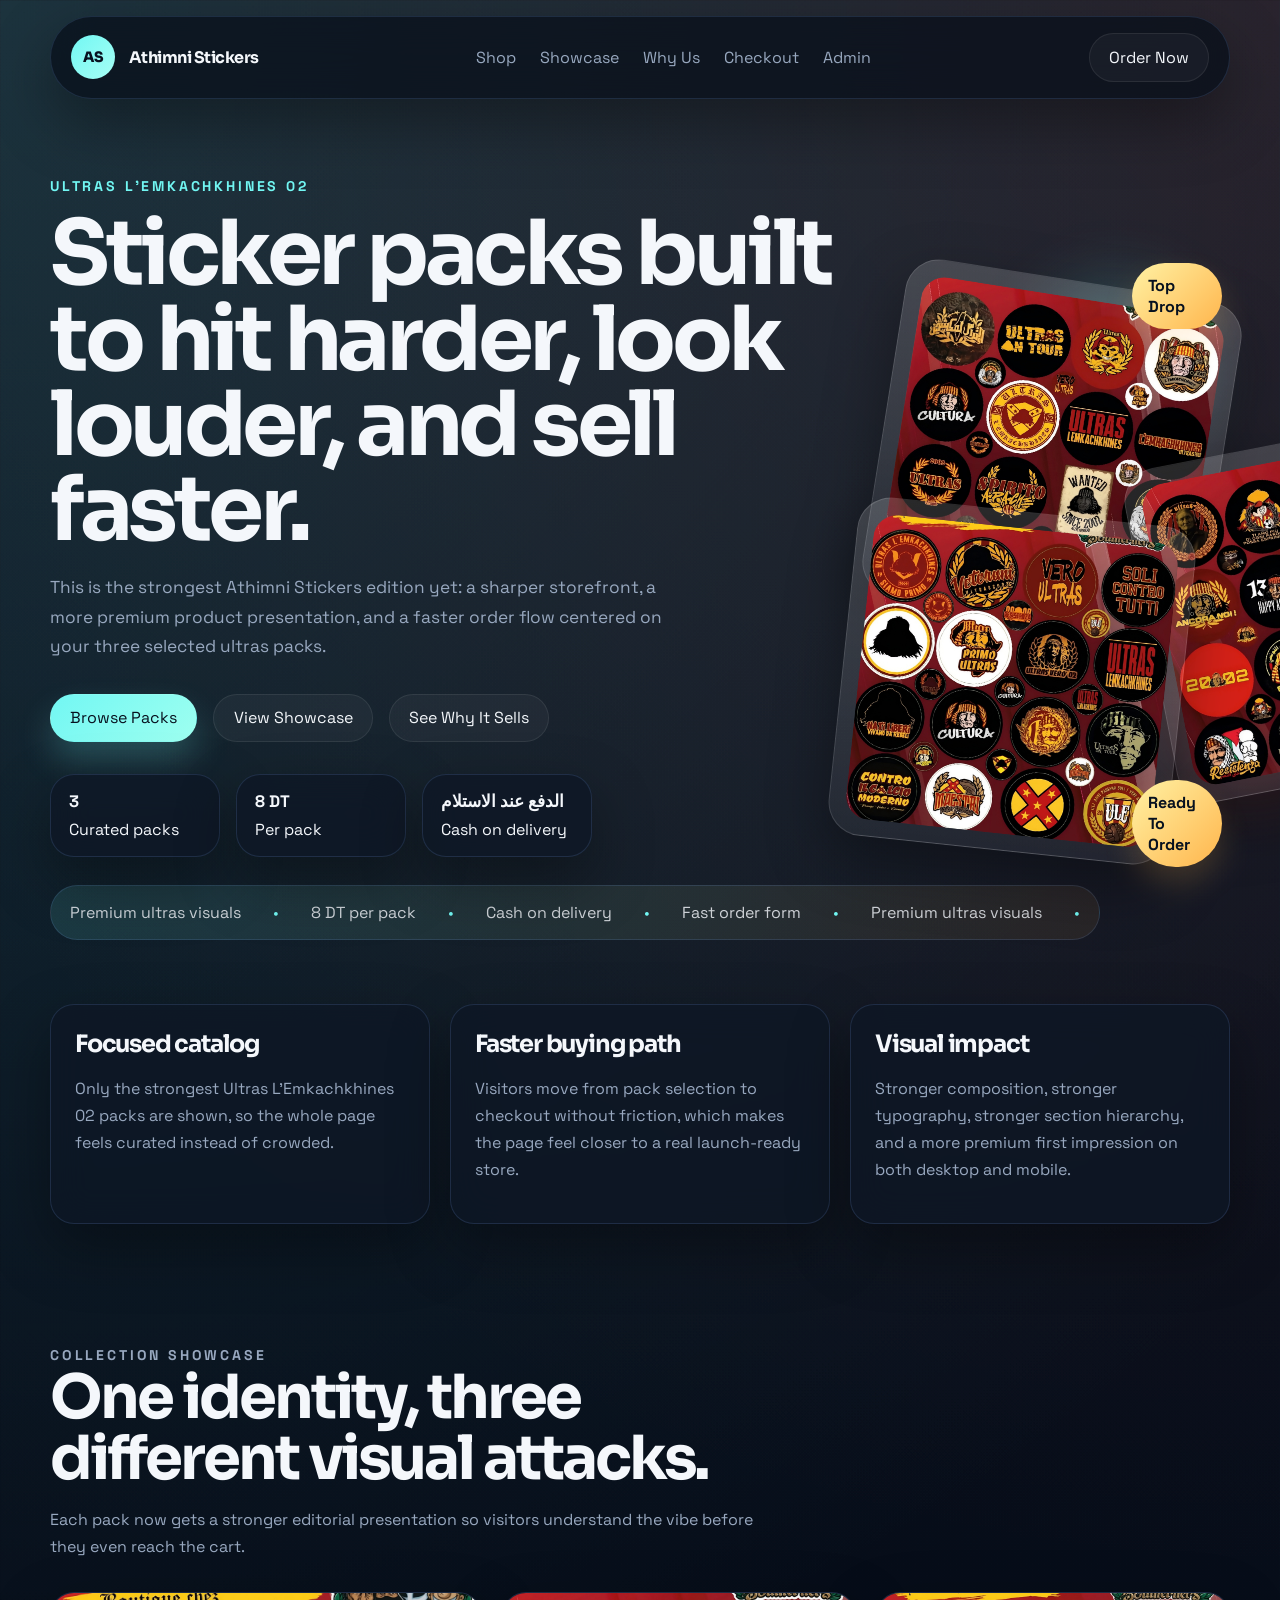
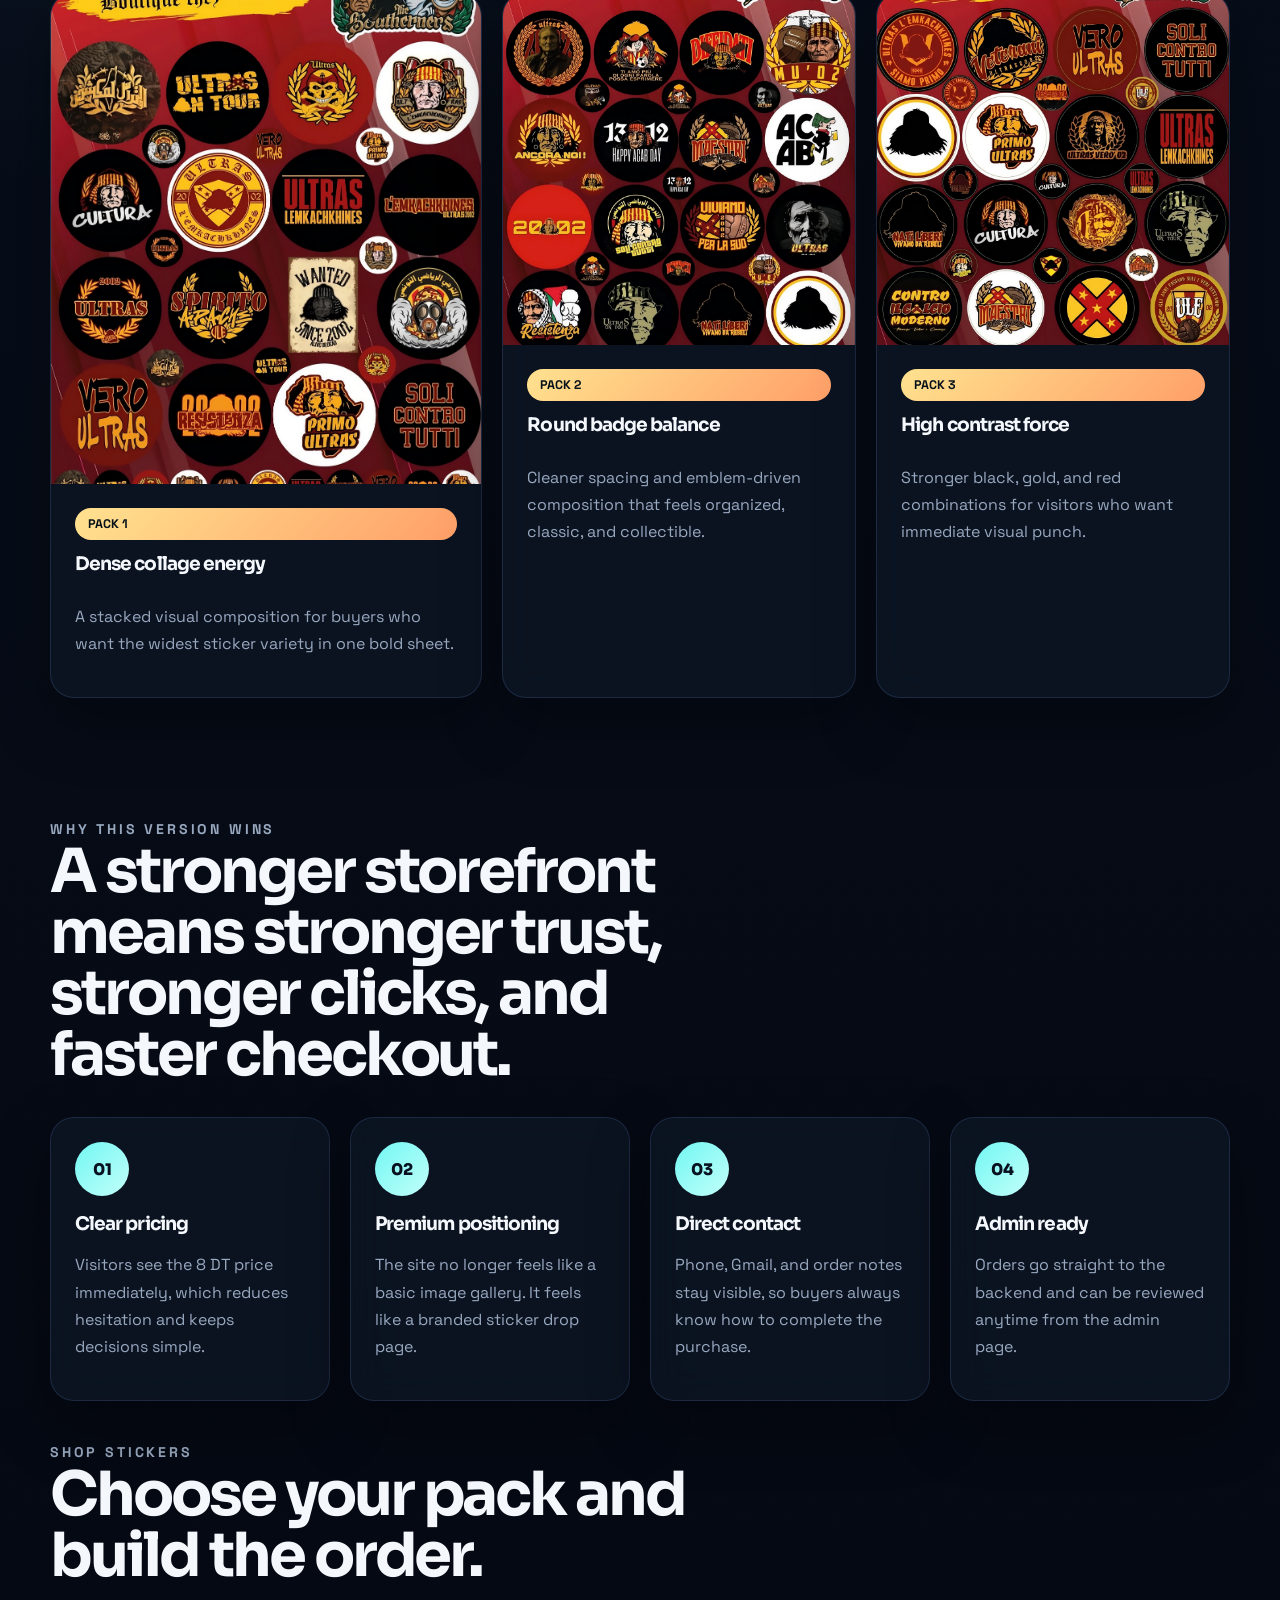
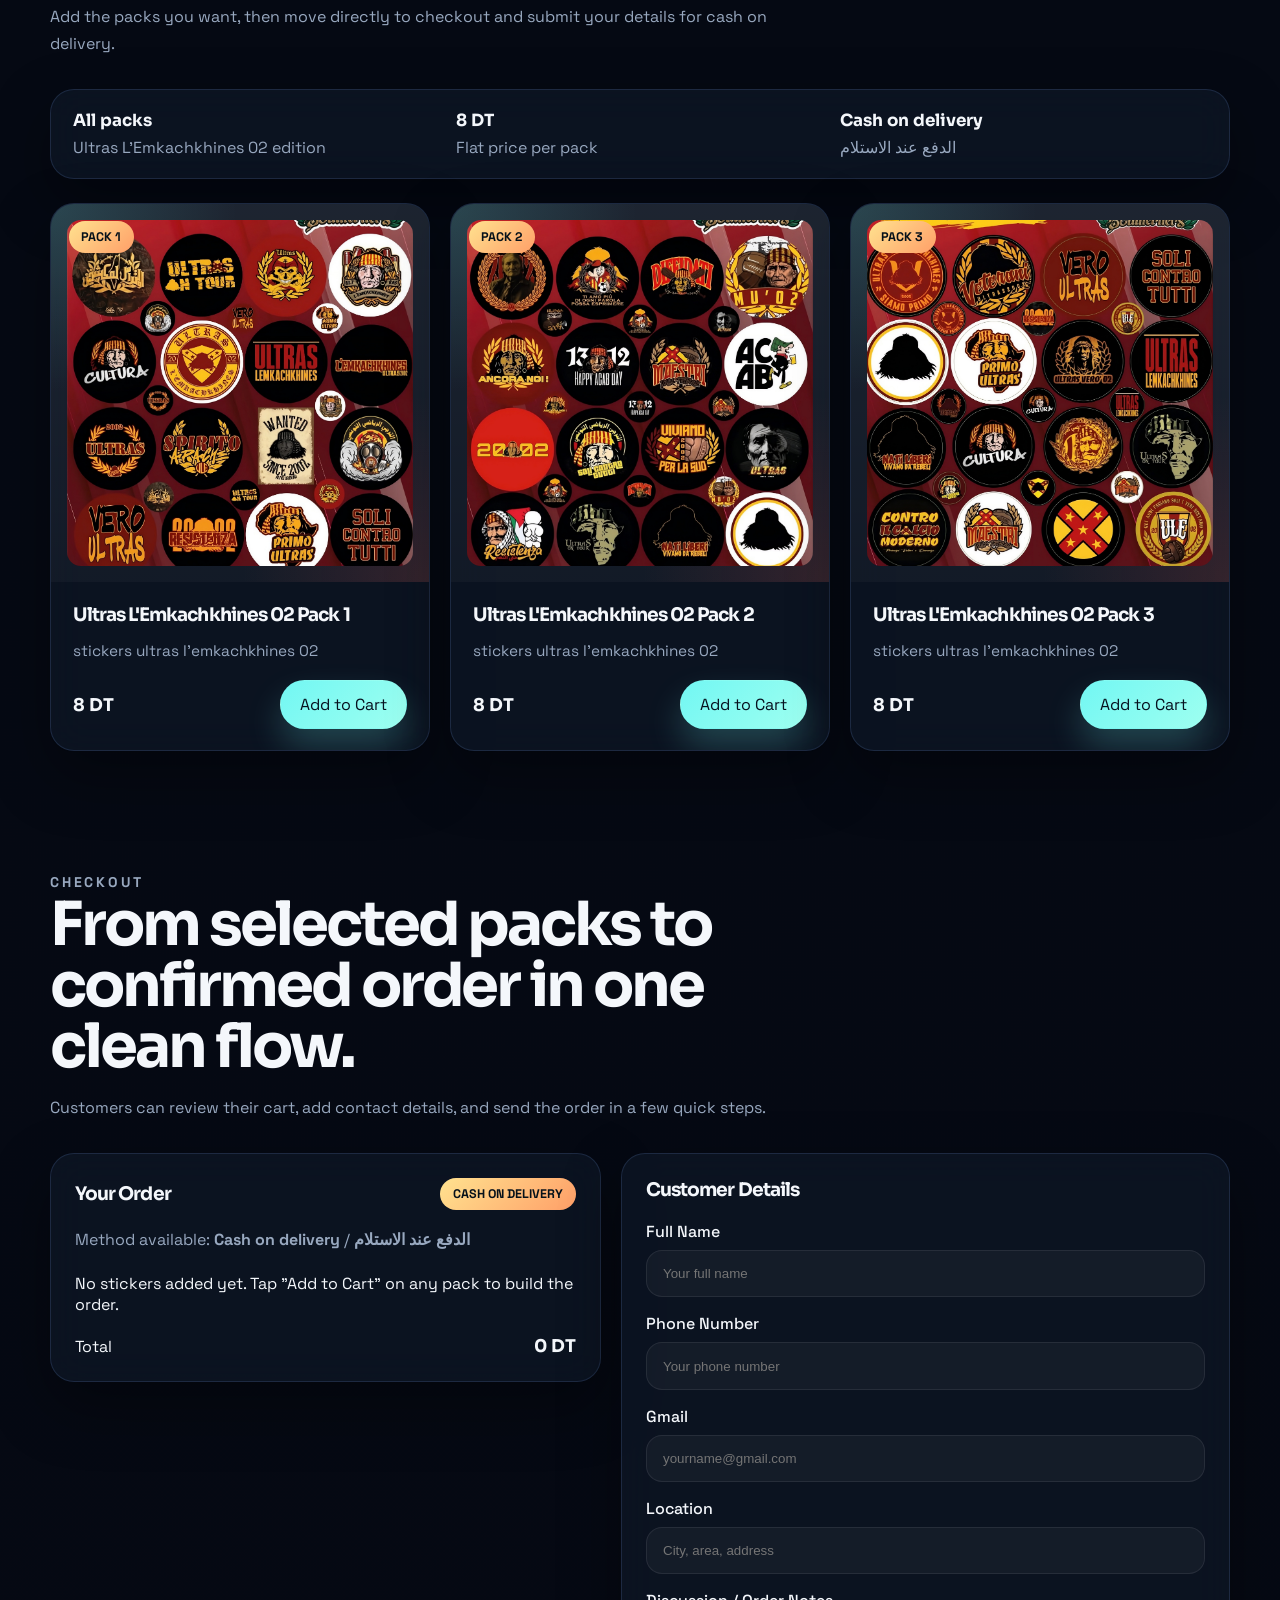
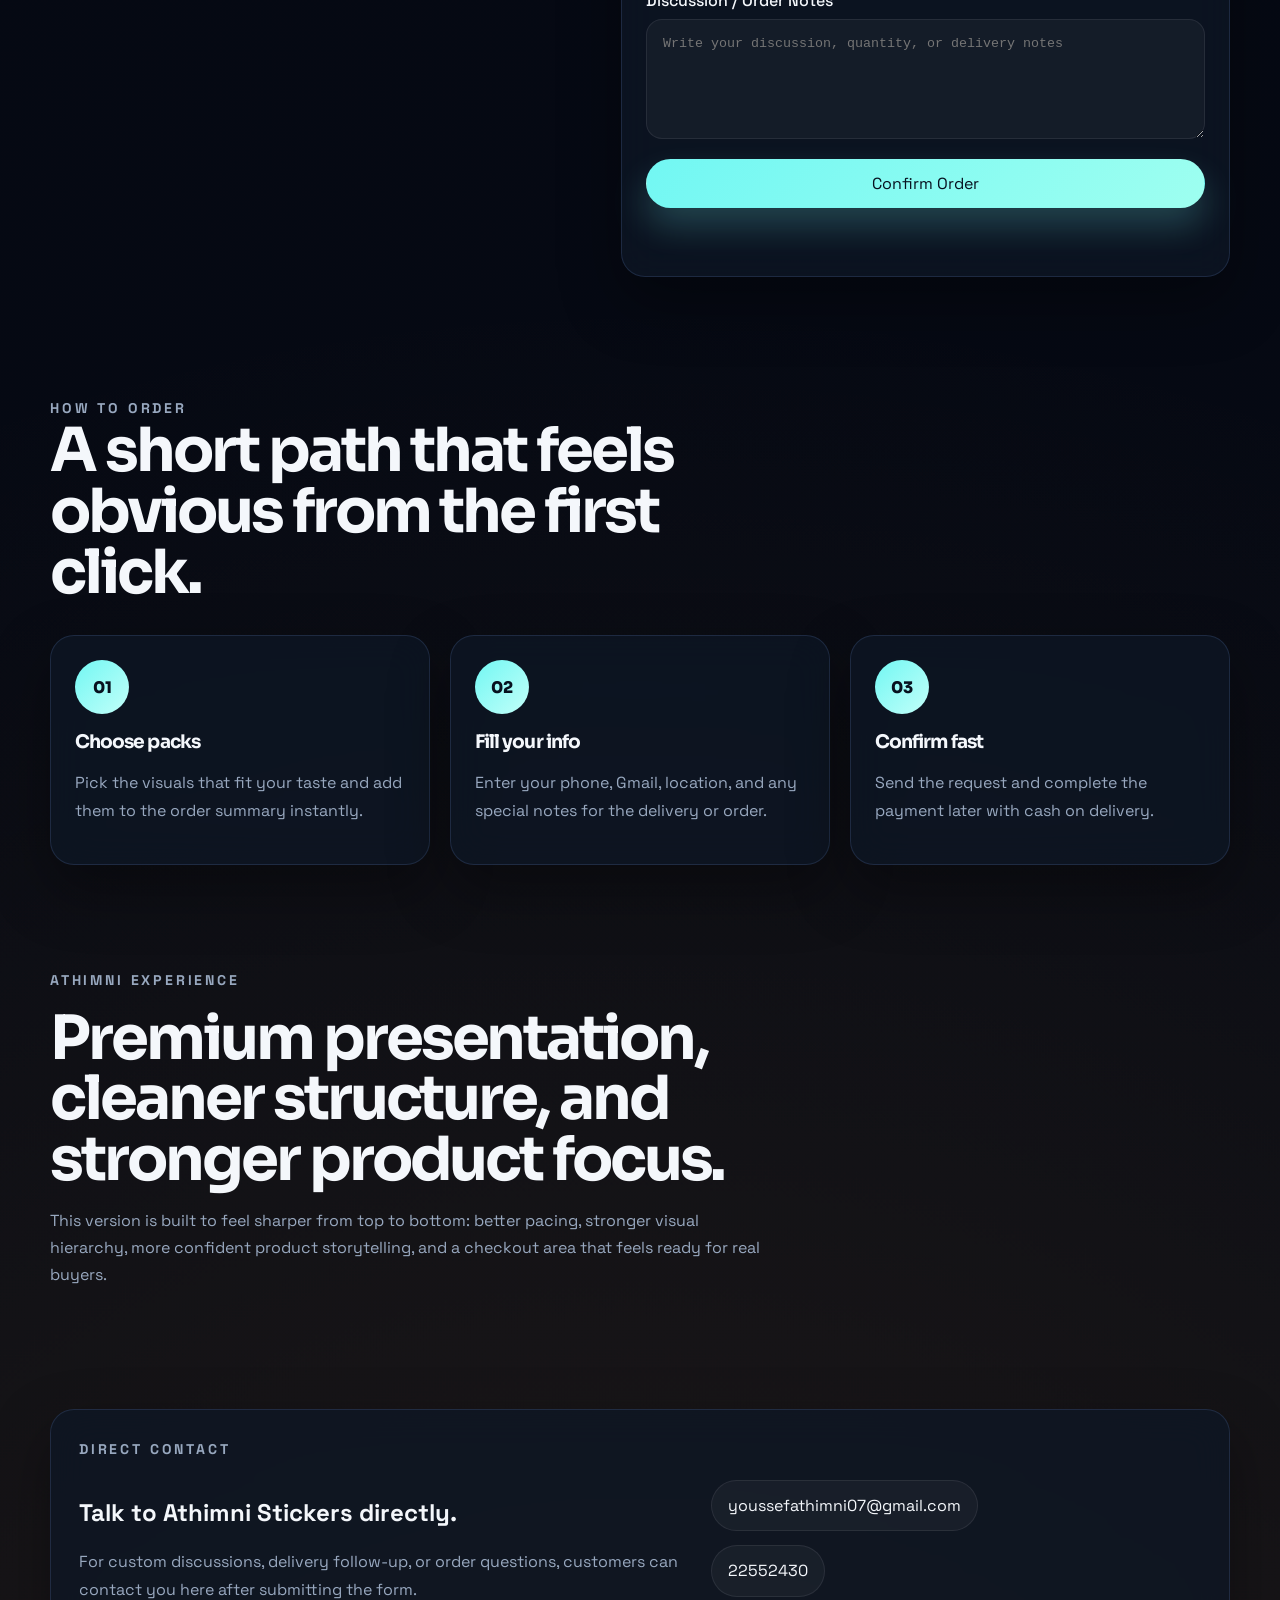
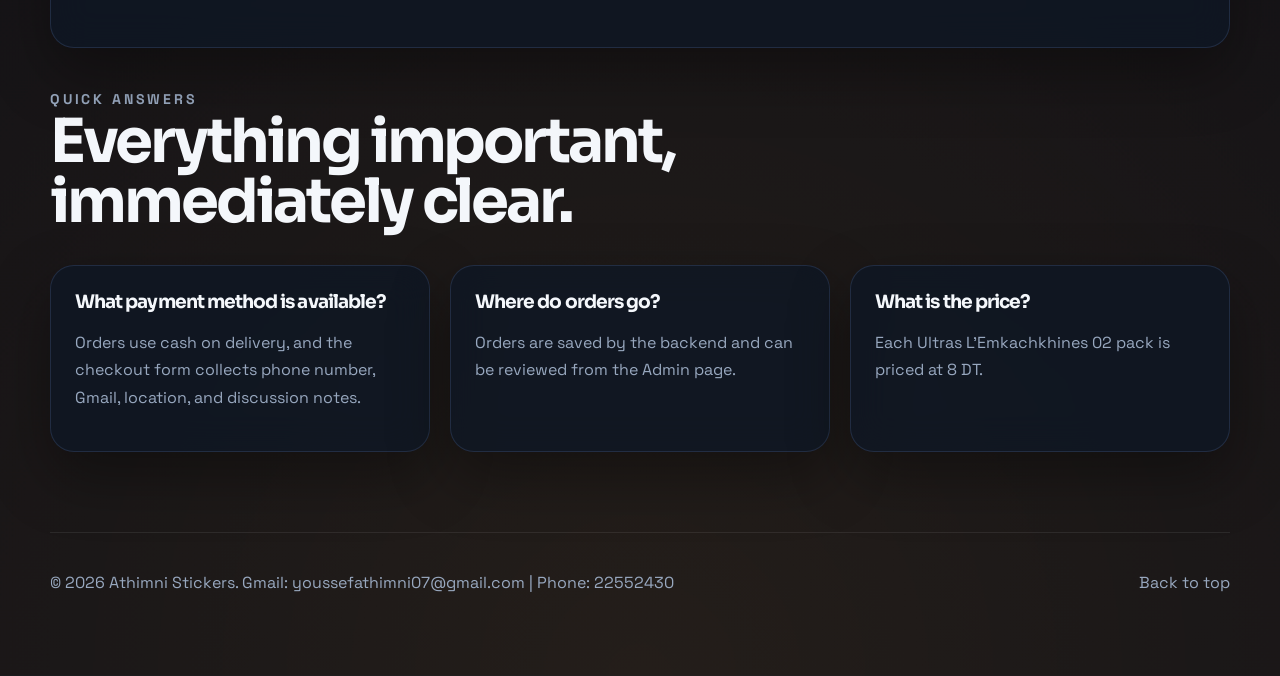
<file: index.html>
<!DOCTYPE html>
<html lang="en">
  <head>
    <meta charset="UTF-8" />
    <meta name="viewport" content="width=device-width, initial-scale=1.0" />
    <title>Athimni Stickers | Ultras L'Emkachkhines 02</title>
    <meta
      name="description"
      content="Athimni Stickers presents Ultras L'Emkachkhines 02 sticker packs in a premium storefront with bold visuals, 8 DT pricing, and cash on delivery."
    />
    <meta
      name="keywords"
      content="Athimni Stickers, ultras stickers, L'Emkachkhines 02, boutique stickers, sticker packs"
    />
    <meta name="theme-color" content="#0a1220" />
    <meta property="og:title" content="Athimni Stickers" />
    <meta
      property="og:description"
      content="Shop Ultras L'Emkachkhines 02 sticker packs for 8 DT and place your order with cash on delivery."
    />
    <meta property="og:type" content="website" />
    <meta property="og:image" content="images/sticker-1.jpeg" />
    <link rel="preconnect" href="https://fonts.googleapis.com" />
    <link rel="preconnect" href="https://fonts.gstatic.com" crossorigin />
    <link
      href="https://fonts.googleapis.com/css2?family=Space+Grotesk:wght@400;500;700&family=Sora:wght@400;600;700;800&display=swap"
      rel="stylesheet"
    />
    <link rel="stylesheet" href="style.css" />
  </head>
  <body>
    <div class="page-noise" aria-hidden="true"></div>
    <div class="page-shell">
      <header class="topbar">
        <a class="brand" href="#home" aria-label="Athimni Stickers home">
          <span class="brand-mark">AS</span>
          <span>Athimni Stickers</span>
        </a>

        <nav class="topnav" aria-label="Primary navigation">
          <a href="#shop">Shop</a>
          <a href="#showcase">Showcase</a>
          <a href="#proof">Why Us</a>
          <a href="#checkout">Checkout</a>
          <a href="admin.html">Admin</a>
        </nav>

        <a class="button button-ghost" href="#checkout">Order Now</a>
      </header>

      <main id="home">
        <section class="hero">
          <div class="hero-copy">
            <p class="eyebrow">Ultras L'Emkachkhines 02</p>
            <h1>Sticker packs built to hit harder, look louder, and sell faster.</h1>
            <p class="hero-text">
              This is the strongest Athimni Stickers edition yet: a sharper storefront, a more premium product presentation, and a faster order flow centered on your three selected ultras packs.
            </p>

            <div class="hero-actions">
              <a class="button button-primary" href="#shop">Browse Packs</a>
              <a class="button button-secondary" href="#showcase">View Showcase</a>
              <a class="button button-secondary" href="#proof">See Why It Sells</a>
            </div>

            <ul class="hero-stats" aria-label="Store highlights">
              <li>
                <strong id="product-count">0</strong>
                <span>Curated packs</span>
              </li>
              <li>
                <strong>8 DT</strong>
                <span>Per pack</span>
              </li>
              <li>
                <strong>الدفع عند الاستلام</strong>
                <span>Cash on delivery</span>
              </li>
            </ul>

            <div class="hero-marquee" aria-label="Store highlights tape">
              <span>Premium ultras visuals</span>
              <span>8 DT per pack</span>
              <span>Cash on delivery</span>
              <span>Fast order form</span>
              <span>Premium ultras visuals</span>
            </div>
          </div>

          <div class="hero-visual" aria-hidden="true">
            <div class="hero-glow hero-glow-one"></div>
            <div class="hero-glow hero-glow-two"></div>
            <div class="hero-card hero-card-front">
              <img src="images/sticker-1.jpeg" alt="" />
            </div>
            <div class="hero-card hero-card-middle">
              <img src="images/sticker-2.jpeg" alt="" />
            </div>
            <div class="hero-card hero-card-back">
              <img src="images/sticker-3.jpeg" alt="" />
            </div>
            <div class="hero-badge hero-badge-top">Top Drop</div>
            <div class="hero-badge hero-badge-bottom">Ready To Order</div>
          </div>
        </section>

        <section class="feature-strip" aria-label="Brand promises">
          <article>
            <h2>Focused catalog</h2>
            <p>Only the strongest Ultras L'Emkachkhines 02 packs are shown, so the whole page feels curated instead of crowded.</p>
          </article>
          <article>
            <h2>Faster buying path</h2>
            <p>Visitors move from pack selection to checkout without friction, which makes the page feel closer to a real launch-ready store.</p>
          </article>
          <article>
            <h2>Visual impact</h2>
            <p>Stronger composition, stronger typography, stronger section hierarchy, and a more premium first impression on both desktop and mobile.</p>
          </article>
        </section>

        <section class="showcase-section" id="showcase">
          <div class="section-heading">
            <p class="eyebrow">Collection Showcase</p>
            <h2>One identity, three different visual attacks.</h2>
            <p>
              Each pack now gets a stronger editorial presentation so visitors understand the vibe before they even reach the cart.
            </p>
          </div>

          <div class="showcase-grid">
            <article class="showcase-card showcase-large">
              <img src="images/sticker-1.jpeg" alt="Ultras L'Emkachkhines 02 sticker pack 1" />
              <div class="showcase-copy">
                <span class="summary-pill">Pack 1</span>
                <h3>Dense collage energy</h3>
                <p>A stacked visual composition for buyers who want the widest sticker variety in one bold sheet.</p>
              </div>
            </article>

            <article class="showcase-card">
              <img src="images/sticker-2.jpeg" alt="Ultras L'Emkachkhines 02 sticker pack 2" />
              <div class="showcase-copy">
                <span class="summary-pill">Pack 2</span>
                <h3>Round badge balance</h3>
                <p>Cleaner spacing and emblem-driven composition that feels organized, classic, and collectible.</p>
              </div>
            </article>

            <article class="showcase-card">
              <img src="images/sticker-3.jpeg" alt="Ultras L'Emkachkhines 02 sticker pack 3" />
              <div class="showcase-copy">
                <span class="summary-pill">Pack 3</span>
                <h3>High contrast force</h3>
                <p>Stronger black, gold, and red combinations for visitors who want immediate visual punch.</p>
              </div>
            </article>
          </div>
        </section>

        <section class="proof-section" id="proof">
          <div class="section-heading">
            <p class="eyebrow">Why This Version Wins</p>
            <h2>A stronger storefront means stronger trust, stronger clicks, and faster checkout.</h2>
          </div>

          <div class="proof-grid">
            <article class="proof-card">
              <span class="proof-number">01</span>
              <h3>Clear pricing</h3>
              <p>Visitors see the 8 DT price immediately, which reduces hesitation and keeps decisions simple.</p>
            </article>
            <article class="proof-card">
              <span class="proof-number">02</span>
              <h3>Premium positioning</h3>
              <p>The site no longer feels like a basic image gallery. It feels like a branded sticker drop page.</p>
            </article>
            <article class="proof-card">
              <span class="proof-number">03</span>
              <h3>Direct contact</h3>
              <p>Phone, Gmail, and order notes stay visible, so buyers always know how to complete the purchase.</p>
            </article>
            <article class="proof-card">
              <span class="proof-number">04</span>
              <h3>Admin ready</h3>
              <p>Orders go straight to the backend and can be reviewed anytime from the admin page.</p>
            </article>
          </div>
        </section>

        <section class="shop-section" id="shop">
          <div class="section-heading">
            <p class="eyebrow">Shop Stickers</p>
            <h2>Choose your pack and build the order.</h2>
            <p>
              Add the packs you want, then move directly to checkout and submit your details for cash on delivery.
            </p>
          </div>

          <div class="shop-banner">
            <div>
              <strong>All packs</strong>
              <span>Ultras L'Emkachkhines 02 edition</span>
            </div>
            <div>
              <strong>8 DT</strong>
              <span>Flat price per pack</span>
            </div>
            <div>
              <strong>Cash on delivery</strong>
              <span>الدفع عند الاستلام</span>
            </div>
          </div>

          <div class="product-grid" id="product-grid" aria-live="polite"></div>
        </section>

        <section class="checkout-section" id="checkout">
          <div class="section-heading">
            <p class="eyebrow">Checkout</p>
            <h2>From selected packs to confirmed order in one clean flow.</h2>
            <p>
              Customers can review their cart, add contact details, and send the order in a few quick steps.
            </p>
          </div>

          <div class="checkout-layout">
            <article class="checkout-card order-summary">
              <div class="summary-head">
                <h3>Your Order</h3>
                <span class="summary-pill">Cash on delivery</span>
              </div>
              <p class="summary-note">
                Method available: <strong>Cash on delivery</strong> / <strong>الدفع عند الاستلام</strong>
              </p>
              <div class="cart-list" id="cart-list">
                <p class="cart-empty">No stickers added yet. Tap "Add to Cart" on any pack to build the order.</p>
              </div>
              <div class="summary-total">
                <span>Total</span>
                <strong id="cart-total">0 DT</strong>
              </div>
            </article>

            <article class="checkout-card form-card">
              <h3>Customer Details</h3>
              <form class="checkout-form" id="checkout-form">
                <label>
                  Full Name
                  <input type="text" id="customer-name" name="customerName" placeholder="Your full name" required />
                </label>
                <label>
                  Phone Number
                  <input type="tel" id="customer-phone" name="customerPhone" placeholder="Your phone number" required />
                </label>
                <label>
                  Gmail
                  <input type="email" id="customer-email" name="customerEmail" placeholder="yourname@gmail.com" required />
                </label>
                <label>
                  Location
                  <input type="text" id="customer-location" name="customerLocation" placeholder="City, area, address" required />
                </label>
                <label>
                  Discussion / Order Notes
                  <textarea
                    id="customer-notes"
                    name="customerNotes"
                    rows="5"
                    placeholder="Write your discussion, quantity, or delivery notes"
                  ></textarea>
                </label>
                <button class="button button-primary submit-order" type="submit">Confirm Order</button>
              </form>
              <div class="form-result" id="form-result" aria-live="polite"></div>
            </article>
          </div>
        </section>

        <section class="process-section">
          <div class="section-heading">
            <p class="eyebrow">How To Order</p>
            <h2>A short path that feels obvious from the first click.</h2>
          </div>

          <div class="process-grid" aria-label="Ordering steps">
            <article class="process-card">
              <span class="process-step">01</span>
              <h3>Choose packs</h3>
              <p>Pick the visuals that fit your taste and add them to the order summary instantly.</p>
            </article>
            <article class="process-card">
              <span class="process-step">02</span>
              <h3>Fill your info</h3>
              <p>Enter your phone, Gmail, location, and any special notes for the delivery or order.</p>
            </article>
            <article class="process-card">
              <span class="process-step">03</span>
              <h3>Confirm fast</h3>
              <p>Send the request and complete the payment later with cash on delivery.</p>
            </article>
          </div>
        </section>

        <section class="about-section" id="about">
          <div class="about-copy">
            <p class="eyebrow">Athimni Experience</p>
            <h2>Premium presentation, cleaner structure, and stronger product focus.</h2>
            <p>
              This version is built to feel sharper from top to bottom: better pacing, stronger visual hierarchy, more confident product storytelling, and a checkout area that feels ready for real buyers.
            </p>
          </div>
        </section>

        <section class="contact-section" id="contact">
          <article class="contact-card contact-card-wide">
            <div class="contact-copy">
              <p class="eyebrow">Direct Contact</p>
              <h2>Talk to Athimni Stickers directly.</h2>
              <p>
                For custom discussions, delivery follow-up, or order questions, customers can contact you here after submitting the form.
              </p>
            </div>
            <div class="contact-list">
              <a href="mailto:youssefathimni07@gmail.com">youssefathimni07@gmail.com</a>
              <a href="tel:22552430">22552430</a>
            </div>
          </article>
        </section>

        <section class="faq-section" id="faq">
          <div class="section-heading">
            <p class="eyebrow">Quick Answers</p>
            <h2>Everything important, immediately clear.</h2>
          </div>

          <div class="faq-list">
            <article>
              <h3>What payment method is available?</h3>
              <p>Orders use cash on delivery, and the checkout form collects phone number, Gmail, location, and discussion notes.</p>
            </article>
            <article>
              <h3>Where do orders go?</h3>
              <p>Orders are saved by the backend and can be reviewed from the Admin page.</p>
            </article>
            <article>
              <h3>What is the price?</h3>
              <p>Each Ultras L'Emkachkhines 02 pack is priced at 8 DT.</p>
            </article>
          </div>
        </section>
      </main>

      <footer class="footer">
        <p>&copy; <span id="year"></span> Athimni Stickers. Gmail: youssefathimni07@gmail.com | Phone: 22552430</p>
        <a href="#home">Back to top</a>
      </footer>
    </div>

    <div class="toast" id="toast" role="status" aria-live="polite" aria-atomic="true"></div>

    <template id="product-card-template">
      <article class="product-card">
        <div class="product-media">
          <span class="product-badge"></span>
          <img class="product-image" src="" alt="" loading="lazy" />
        </div>
        <div class="product-body">
          <div class="product-copy">
            <h3 class="product-title"></h3>
            <p class="product-description"></p>
          </div>
          <div class="product-meta">
            <span class="product-price"></span>
            <button class="button button-primary product-button" type="button">Add to Cart</button>
          </div>
        </div>
      </article>
    </template>

    <script src="script.js"></script>
  </body>
</html>
</file>
<file: style.css>
:root {
  --bg: #070d18;
  --bg-soft: #0c1627;
  --panel: rgba(14, 23, 38, 0.76);
  --panel-strong: rgba(18, 29, 49, 0.94);
  --line: rgba(131, 177, 255, 0.15);
  --text: #f4f7fb;
  --muted: #98a8bf;
  --accent: #72f7f3;
  --accent-strong: #ffb54c;
  --accent-red: #ff5d4f;
  --success: #89ffb5;
  --shadow: 0 24px 60px rgba(0, 0, 0, 0.35);
  --radius-xl: 34px;
  --radius-lg: 24px;
  --radius-md: 18px;
  --container: min(1180px, calc(100vw - 2rem));
}

*,
*::before,
*::after {
  box-sizing: border-box;
}

html {
  scroll-behavior: smooth;
}

body {
  margin: 0;
  min-width: 320px;
  font-family: "Space Grotesk", sans-serif;
  color: var(--text);
  background:
    radial-gradient(circle at 0% 0%, rgba(114, 247, 243, 0.14), transparent 25%),
    radial-gradient(circle at 100% 0%, rgba(255, 93, 79, 0.12), transparent 22%),
    radial-gradient(circle at 50% 100%, rgba(255, 181, 76, 0.12), transparent 28%),
    linear-gradient(180deg, #08111f 0%, #050913 45%, #060913 100%);
}

.page-noise {
  position: fixed;
  inset: 0;
  pointer-events: none;
  background-image:
    linear-gradient(rgba(255, 255, 255, 0.018) 1px, transparent 1px),
    linear-gradient(90deg, rgba(255, 255, 255, 0.018) 1px, transparent 1px);
  background-size: 28px 28px;
  mask-image: radial-gradient(circle at center, black 20%, transparent 90%);
  opacity: 0.3;
}

img {
  display: block;
  max-width: 100%;
}

a {
  color: inherit;
  text-decoration: none;
}

button,
a.button {
  font: inherit;
}

.page-shell {
  position: relative;
  width: var(--container);
  margin: 0 auto;
  padding-bottom: 4rem;
}

.topbar {
  position: sticky;
  top: 1rem;
  z-index: 30;
  display: flex;
  align-items: center;
  justify-content: space-between;
  gap: 1rem;
  margin: 1rem auto 0;
  padding: 1rem 1.25rem;
  background: rgba(7, 15, 26, 0.72);
  border: 1px solid var(--line);
  border-radius: 999px;
  backdrop-filter: blur(20px);
  box-shadow: var(--shadow);
}

.brand {
  display: inline-flex;
  align-items: center;
  gap: 0.85rem;
  font-family: "Sora", sans-serif;
  font-weight: 700;
  letter-spacing: -0.03em;
}

.brand-mark {
  display: inline-grid;
  place-items: center;
  width: 44px;
  height: 44px;
  color: #08111f;
  background: linear-gradient(135deg, var(--accent), #a6fff5);
  border-radius: 50%;
  font-size: 0.9rem;
  font-weight: 800;
}

.topnav {
  display: inline-flex;
  align-items: center;
  gap: 1.5rem;
  color: var(--muted);
}

.button {
  display: inline-flex;
  align-items: center;
  justify-content: center;
  min-height: 48px;
  padding: 0.8rem 1.2rem;
  border: 1px solid transparent;
  border-radius: 999px;
  transition:
    transform 180ms ease,
    background-color 180ms ease,
    border-color 180ms ease,
    color 180ms ease,
    box-shadow 180ms ease;
  cursor: pointer;
}

.button:hover,
.button:focus-visible {
  transform: translateY(-2px);
}

.button:focus-visible,
.topnav a:focus-visible,
.footer a:focus-visible {
  outline: 2px solid var(--accent);
  outline-offset: 4px;
}

.button-primary {
  color: #07111f;
  background: linear-gradient(135deg, var(--accent) 0%, #9efff0 100%);
  box-shadow: 0 18px 34px rgba(114, 247, 243, 0.22);
}

.button-secondary,
.button-ghost {
  color: var(--text);
  background: rgba(255, 255, 255, 0.04);
  border-color: rgba(255, 255, 255, 0.08);
}

.hero {
  display: grid;
  grid-template-columns: 1.08fr 0.92fr;
  gap: 2rem;
  align-items: center;
  min-height: calc(100vh - 7rem);
  padding: 4.8rem 0 3rem;
}

.eyebrow {
  display: inline-flex;
  align-items: center;
  gap: 0.55rem;
  margin: 0 0 1rem;
  color: var(--accent);
  font-size: 0.88rem;
  font-weight: 700;
  letter-spacing: 0.2em;
  text-transform: uppercase;
}

.hero h1,
.section-heading h2,
.about-copy h2,
.feature-strip h2,
.showcase-copy h3,
.proof-card h3,
.checkout-card h3,
.faq-list h3,
.process-card h3,
.product-title,
.ai-panel h2,
.ai-hero h1 {
  margin: 0;
  font-family: "Sora", sans-serif;
  letter-spacing: -0.05em;
}

.hero h1,
.ai-hero h1 {
  max-width: 12ch;
  font-size: clamp(3.15rem, 7vw, 6.4rem);
  line-height: 0.95;
}

.hero-text,
.section-heading p,
.about-copy p,
.faq-list p,
.feature-strip p,
.footer,
.product-description,
.summary-note,
.form-result,
.contact-card p,
.cart-item-meta,
.showcase-copy p,
.proof-card p,
.process-card p,
.ai-note,
.ai-status {
  color: var(--muted);
  line-height: 1.7;
}

.hero-text {
  max-width: 58ch;
  margin: 1.35rem 0 0;
  font-size: 1.08rem;
}

.hero-actions,
.hero-stats {
  display: flex;
  flex-wrap: wrap;
  gap: 1rem;
}

.hero-actions {
  margin-top: 2rem;
}

.hero-stats {
  padding: 0;
  margin: 2rem 0 0;
  list-style: none;
}

.hero-stats li,
.feature-strip article,
.product-card,
.checkout-card,
.contact-card,
.showcase-card,
.faq-list article,
.proof-card,
.process-card,
.shop-banner,
.ai-panel {
  background: var(--panel);
  border: 1px solid var(--line);
  border-radius: var(--radius-lg);
  backdrop-filter: blur(18px);
  box-shadow: var(--shadow);
}

.hero-stats li {
  min-width: 170px;
  padding: 1rem 1.1rem;
}

.hero-stats strong {
  display: block;
  margin-bottom: 0.4rem;
  font-size: 1.04rem;
}

.hero-marquee {
  display: flex;
  gap: 2rem;
  width: 100%;
  margin-top: 1.75rem;
  padding: 1rem 1.2rem;
  overflow: hidden;
  color: rgba(244, 247, 251, 0.82);
  background: linear-gradient(90deg, rgba(114, 247, 243, 0.12), rgba(255, 181, 76, 0.08));
  border: 1px solid var(--line);
  border-radius: 999px;
  white-space: nowrap;
}

.hero-marquee span::after {
  content: "•";
  margin-left: 2rem;
  color: var(--accent);
}

.hero-visual {
  position: relative;
  min-height: 620px;
}

.hero-glow {
  position: absolute;
  border-radius: 50%;
  filter: blur(30px);
}

.hero-glow-one {
  top: 2rem;
  right: 1rem;
  width: 180px;
  height: 180px;
  background: rgba(114, 247, 243, 0.2);
}

.hero-glow-two {
  bottom: 4rem;
  left: 1rem;
  width: 210px;
  height: 210px;
  background: rgba(255, 93, 79, 0.16);
}

.hero-card {
  position: absolute;
  width: min(340px, 72vw);
  padding: 1rem;
  background: linear-gradient(180deg, rgba(255, 255, 255, 0.16), rgba(255, 255, 255, 0.05));
  border: 1px solid rgba(255, 255, 255, 0.12);
  border-radius: var(--radius-xl);
  box-shadow: var(--shadow);
  animation: floatCard 7.5s ease-in-out infinite;
}

.hero-card img {
  width: 100%;
  aspect-ratio: 1 / 1;
  object-fit: cover;
  border-radius: calc(var(--radius-xl) - 10px);
}

.hero-card-front {
  top: 2rem;
  right: 0;
  transform: rotate(9deg);
}

.hero-card-middle {
  top: 12rem;
  left: 1rem;
  transform: rotate(-11deg);
  animation-delay: -2s;
}

.hero-card-back {
  right: 2.5rem;
  bottom: 1rem;
  transform: rotate(6deg);
  animation-delay: -4s;
}

.hero-badge {
  position: absolute;
  display: inline-flex;
  align-items: center;
  padding: 0.75rem 1rem;
  color: #07111f;
  background: linear-gradient(135deg, #fff2a4, var(--accent-strong));
  border-radius: 999px;
  font-weight: 800;
  box-shadow: 0 16px 30px rgba(255, 181, 76, 0.18);
}

.hero-badge-top {
  top: 1rem;
  left: 0;
}

.hero-badge-bottom {
  right: 0;
  bottom: 0;
}

.feature-strip,
.about-section,
.faq-list,
.product-grid,
.checkout-layout,
.showcase-grid,
.proof-grid,
.process-grid,
.admin-toolbar,
.admin-orders {
  display: grid;
  gap: 1.25rem;
}

.feature-strip {
  grid-template-columns: repeat(3, 1fr);
  margin: 1rem 0 5rem;
}

.feature-strip article,
.faq-list article,
.checkout-card,
.contact-card,
.showcase-copy,
.proof-card,
.process-card,
.ai-panel {
  padding: 1.5rem;
}

.shop-section,
.about-section,
.faq-section,
.checkout-section,
.contact-section,
.showcase-section,
.process-section,
.proof-section {
  padding-top: 1.5rem;
  scroll-margin-top: 8rem;
}

.checkout-section,
.contact-section,
.showcase-section,
.process-section,
.proof-section {
  margin-top: 5rem;
}

.section-heading,
.about-copy,
.ai-hero {
  max-width: 720px;
}

.section-heading h2,
.about-copy h2 {
  font-size: clamp(2.2rem, 5vw, 3.8rem);
  line-height: 1;
}

.section-heading p {
  margin: 1rem 0 0;
}

.showcase-grid {
  grid-template-columns: 1.1fr 0.9fr 0.9fr;
  margin-top: 2rem;
}

.showcase-card {
  overflow: hidden;
}

.showcase-card img {
  width: 100%;
  aspect-ratio: 1 / 1;
  object-fit: cover;
}

.showcase-large img {
  aspect-ratio: 1 / 1.14;
}

.showcase-copy {
  display: grid;
  gap: 0.75rem;
}

.proof-grid {
  grid-template-columns: repeat(4, minmax(0, 1fr));
  margin-top: 2rem;
}

.proof-card {
  position: relative;
  overflow: hidden;
}

.proof-number,
.process-step {
  display: inline-flex;
  align-items: center;
  justify-content: center;
  width: 54px;
  height: 54px;
  margin-bottom: 1rem;
  color: #07111f;
  background: linear-gradient(135deg, var(--accent), #c2fff9);
  border-radius: 50%;
  font-family: "Sora", sans-serif;
  font-weight: 800;
}

.shop-banner {
  display: grid;
  grid-template-columns: repeat(3, 1fr);
  gap: 1rem;
  margin-top: 2rem;
  padding: 1.25rem 1.4rem;
}

.shop-banner div {
  display: grid;
  gap: 0.35rem;
}

.shop-banner strong {
  font-family: "Sora", sans-serif;
  font-size: 1.05rem;
}

.shop-banner span {
  color: var(--muted);
}

.product-grid {
  grid-template-columns: repeat(3, minmax(0, 1fr));
  margin-top: 1.5rem;
}

.product-card {
  overflow: hidden;
  transition:
    transform 200ms ease,
    border-color 200ms ease,
    box-shadow 200ms ease;
}

.product-card:hover,
.product-card:focus-within {
  transform: translateY(-8px);
  border-color: rgba(114, 247, 243, 0.4);
  box-shadow: 0 26px 54px rgba(8, 18, 34, 0.55);
}

.product-media {
  position: relative;
  padding: 1rem;
  background:
    radial-gradient(circle at top left, rgba(114, 247, 243, 0.16), transparent 35%),
    radial-gradient(circle at bottom right, rgba(255, 93, 79, 0.14), transparent 35%),
    linear-gradient(180deg, rgba(255, 255, 255, 0.08), rgba(255, 255, 255, 0.03));
}

.product-image {
  width: 100%;
  aspect-ratio: 1 / 1;
  object-fit: cover;
  border-radius: calc(var(--radius-md) - 4px);
}

.product-badge,
.summary-pill {
  display: inline-flex;
  align-items: center;
  min-height: 32px;
  padding: 0.35rem 0.8rem;
  color: #06111a;
  background: linear-gradient(135deg, #ffe28f, #ff9f68);
  border-radius: 999px;
  font-size: 0.78rem;
  font-weight: 700;
  text-transform: uppercase;
}

.product-badge {
  position: absolute;
  top: 1.1rem;
  left: 1.1rem;
}

.product-body {
  display: grid;
  gap: 1rem;
  padding: 1.35rem;
}

.product-description {
  margin: 0.75rem 0 0;
  font-size: 0.96rem;
}

.product-meta,
.footer,
.summary-head,
.summary-total,
.cart-item,
.admin-order-head {
  display: flex;
  align-items: center;
  justify-content: space-between;
  gap: 1rem;
}

.product-price,
.cart-item-price,
.summary-total strong {
  font-family: "Sora", sans-serif;
  font-size: 1.1rem;
  font-weight: 700;
}

.product-button.is-added {
  color: #05111a;
  background: linear-gradient(135deg, var(--success), #d4ffd8);
}

.checkout-layout {
  grid-template-columns: 0.95fr 1.05fr;
  align-items: start;
  margin-top: 2rem;
}

.cart-list,
.admin-order-items {
  display: grid;
  gap: 0.85rem;
  margin: 1.25rem 0;
}

.cart-empty,
.form-result {
  margin: 0;
}

.cart-item {
  padding: 0.95rem 1rem;
  background: rgba(255, 255, 255, 0.03);
  border: 1px solid rgba(255, 255, 255, 0.06);
  border-radius: var(--radius-md);
}

.cart-item-title,
.admin-order-card p {
  margin: 0;
}

.checkout-form {
  display: grid;
  gap: 1rem;
  margin-top: 1.25rem;
}

.checkout-form label {
  display: grid;
  gap: 0.5rem;
  font-weight: 500;
}

.checkout-form input,
.checkout-form textarea {
  width: 100%;
  padding: 0.95rem 1rem;
  color: var(--text);
  background: rgba(255, 255, 255, 0.04);
  border: 1px solid rgba(255, 255, 255, 0.08);
  border-radius: 16px;
  outline: none;
}

.checkout-form input:focus,
.checkout-form textarea:focus {
  border-color: rgba(114, 247, 243, 0.6);
  box-shadow: 0 0 0 3px rgba(114, 247, 243, 0.12);
}

.checkout-form textarea {
  resize: vertical;
  min-height: 120px;
}

.submit-order {
  margin-top: 0.25rem;
}

.form-result,
.ai-status {
  min-height: 28px;
  margin-top: 1rem;
}

.process-grid {
  grid-template-columns: repeat(3, 1fr);
  margin-top: 2rem;
}

.contact-card-wide {
  display: grid;
  grid-template-columns: 1.1fr 0.9fr;
  gap: 2rem;
  align-items: center;
  padding: 1.75rem;
}

.contact-list {
  display: grid;
  gap: 0.85rem;
  margin-top: 1.25rem;
}

.contact-list a {
  display: inline-flex;
  width: fit-content;
  padding: 0.9rem 1rem;
  background: rgba(255, 255, 255, 0.04);
  border: 1px solid rgba(255, 255, 255, 0.08);
  border-radius: 999px;
}

.about-section {
  grid-template-columns: 1fr;
  margin-top: 5rem;
}

.faq-list {
  grid-template-columns: repeat(3, minmax(0, 1fr));
  margin-top: 2rem;
}

.footer {
  margin-top: 5rem;
  padding-top: 1.25rem;
  border-top: 1px solid rgba(255, 255, 255, 0.08);
}

.toast {
  position: fixed;
  right: 1rem;
  bottom: 1rem;
  z-index: 30;
  min-width: 220px;
  max-width: calc(100vw - 2rem);
  padding: 0.9rem 1rem;
  color: #04111a;
  background: linear-gradient(135deg, #9ef7ff, #7cffb7);
  border-radius: 16px;
  box-shadow: 0 20px 45px rgba(0, 0, 0, 0.35);
  opacity: 0;
  transform: translateY(16px);
  pointer-events: none;
  transition:
    opacity 180ms ease,
    transform 180ms ease;
}

.toast.is-visible {
  opacity: 1;
  transform: translateY(0);
}

.ai-page .page-shell {
  padding-bottom: 2rem;
}

.ai-main {
  padding: 4rem 0 2rem;
}

@keyframes floatCard {
  0%,
  100% {
    translate: 0 0;
  }
  50% {
    translate: 0 -12px;
  }
}

@media (max-width: 1080px) {
  .hero,
  .feature-strip,
  .showcase-grid,
  .proof-grid,
  .product-grid,
  .checkout-layout,
  .process-grid,
  .faq-list,
  .shop-banner,
  .contact-card-wide {
    grid-template-columns: 1fr;
  }

  .hero {
    min-height: auto;
    padding-top: 3.5rem;
  }

  .hero-visual {
    min-height: 520px;
    order: -1;
  }
}

@media (max-width: 780px) {
  .page-shell {
    width: min(100vw - 1rem, 100%);
  }

  .topbar {
    top: 0.5rem;
    flex-wrap: wrap;
    justify-content: center;
    border-radius: 28px;
  }

  .topnav {
    order: 3;
    width: 100%;
    justify-content: center;
    flex-wrap: wrap;
    gap: 1rem;
  }

  .hero h1 {
    max-width: none;
  }

  .hero-visual {
    min-height: 400px;
  }

  .hero-card {
    width: min(260px, 68vw);
  }

  .hero-card-front {
    right: 0.2rem;
  }

  .hero-card-middle {
    top: 8rem;
    left: 0;
  }

  .hero-card-back {
    right: 0.75rem;
    bottom: 0.25rem;
  }

  .hero-badge {
    font-size: 0.86rem;
  }

  .footer,
  .product-meta,
  .summary-head,
  .summary-total,
  .cart-item,
  .admin-order-head {
    flex-direction: column;
    align-items: flex-start;
  }

  .product-button {
    width: 100%;
  }
}

@media (prefers-reduced-motion: reduce) {
  html {
    scroll-behavior: auto;
  }

  *,
  *::before,
  *::after {
    animation: none !important;
    transition-duration: 0.01ms !important;
    transition-delay: 0ms !important;
  }
}
</file>
